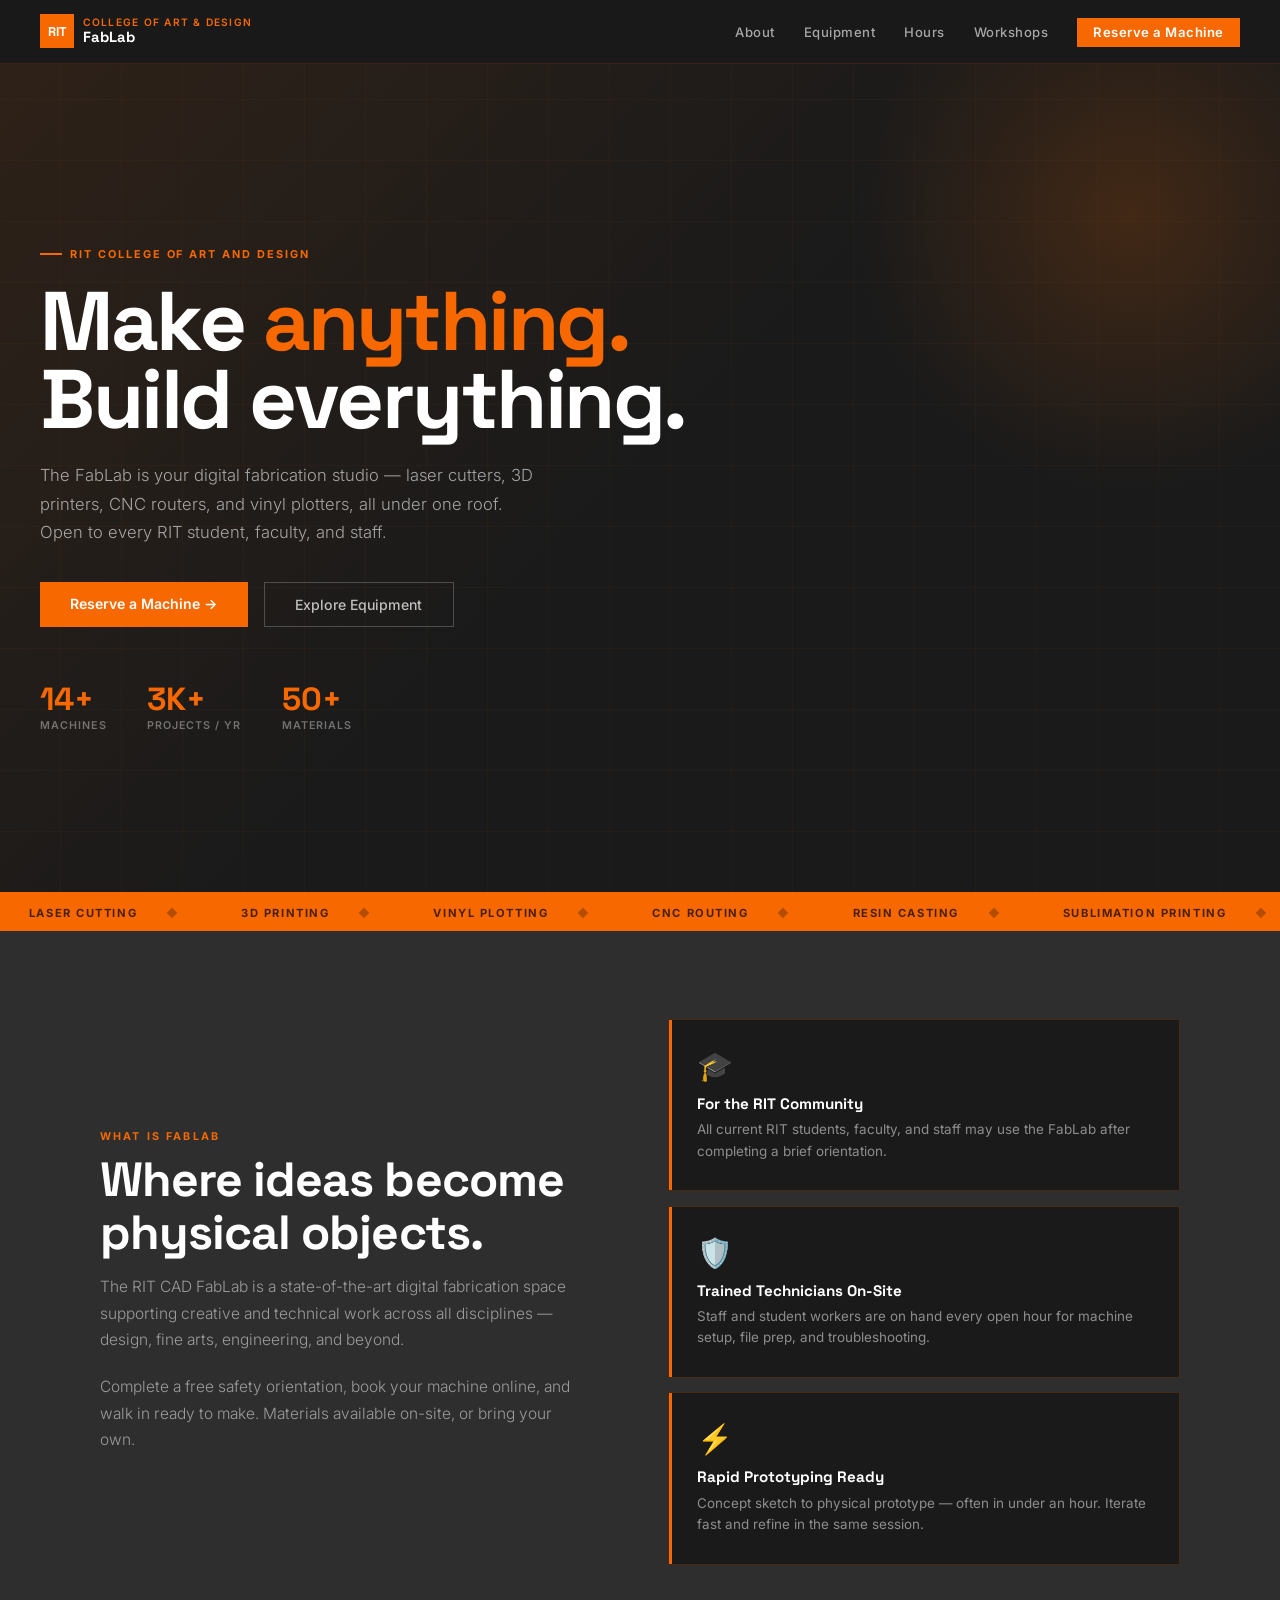
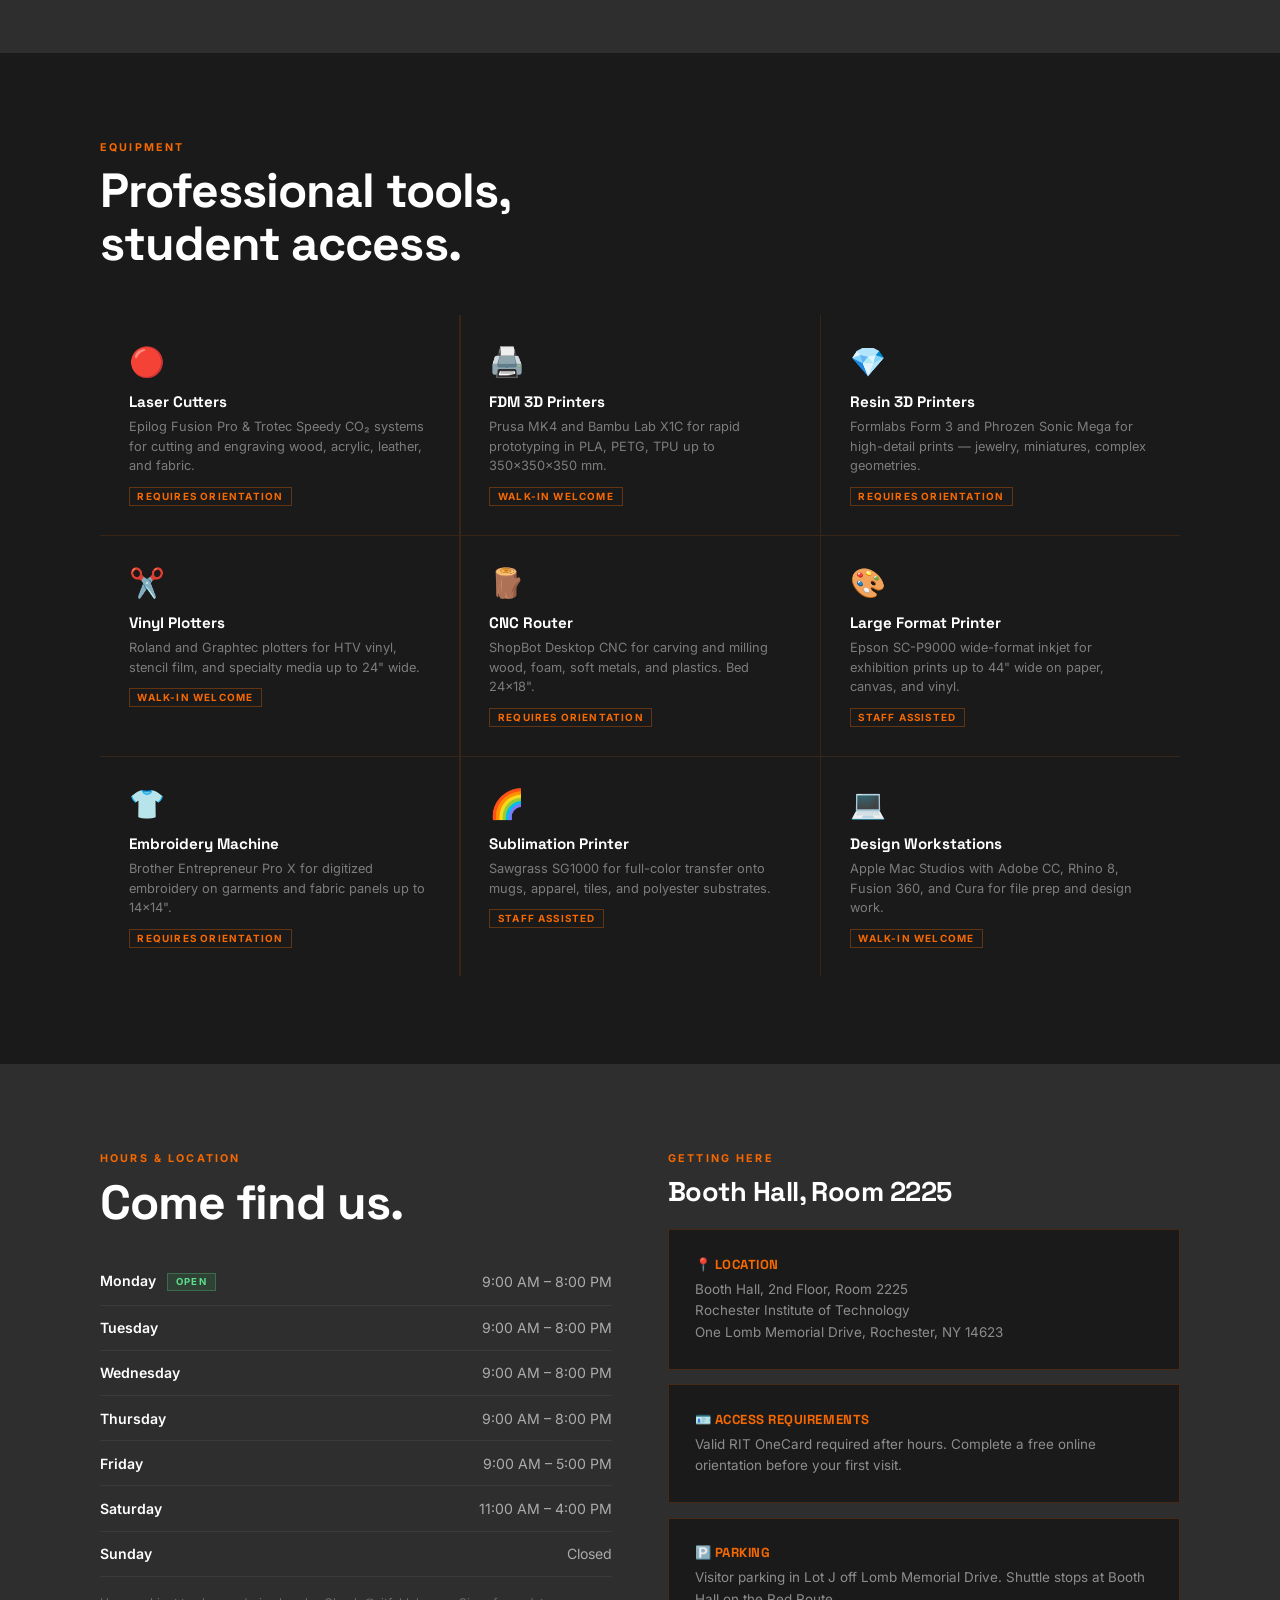
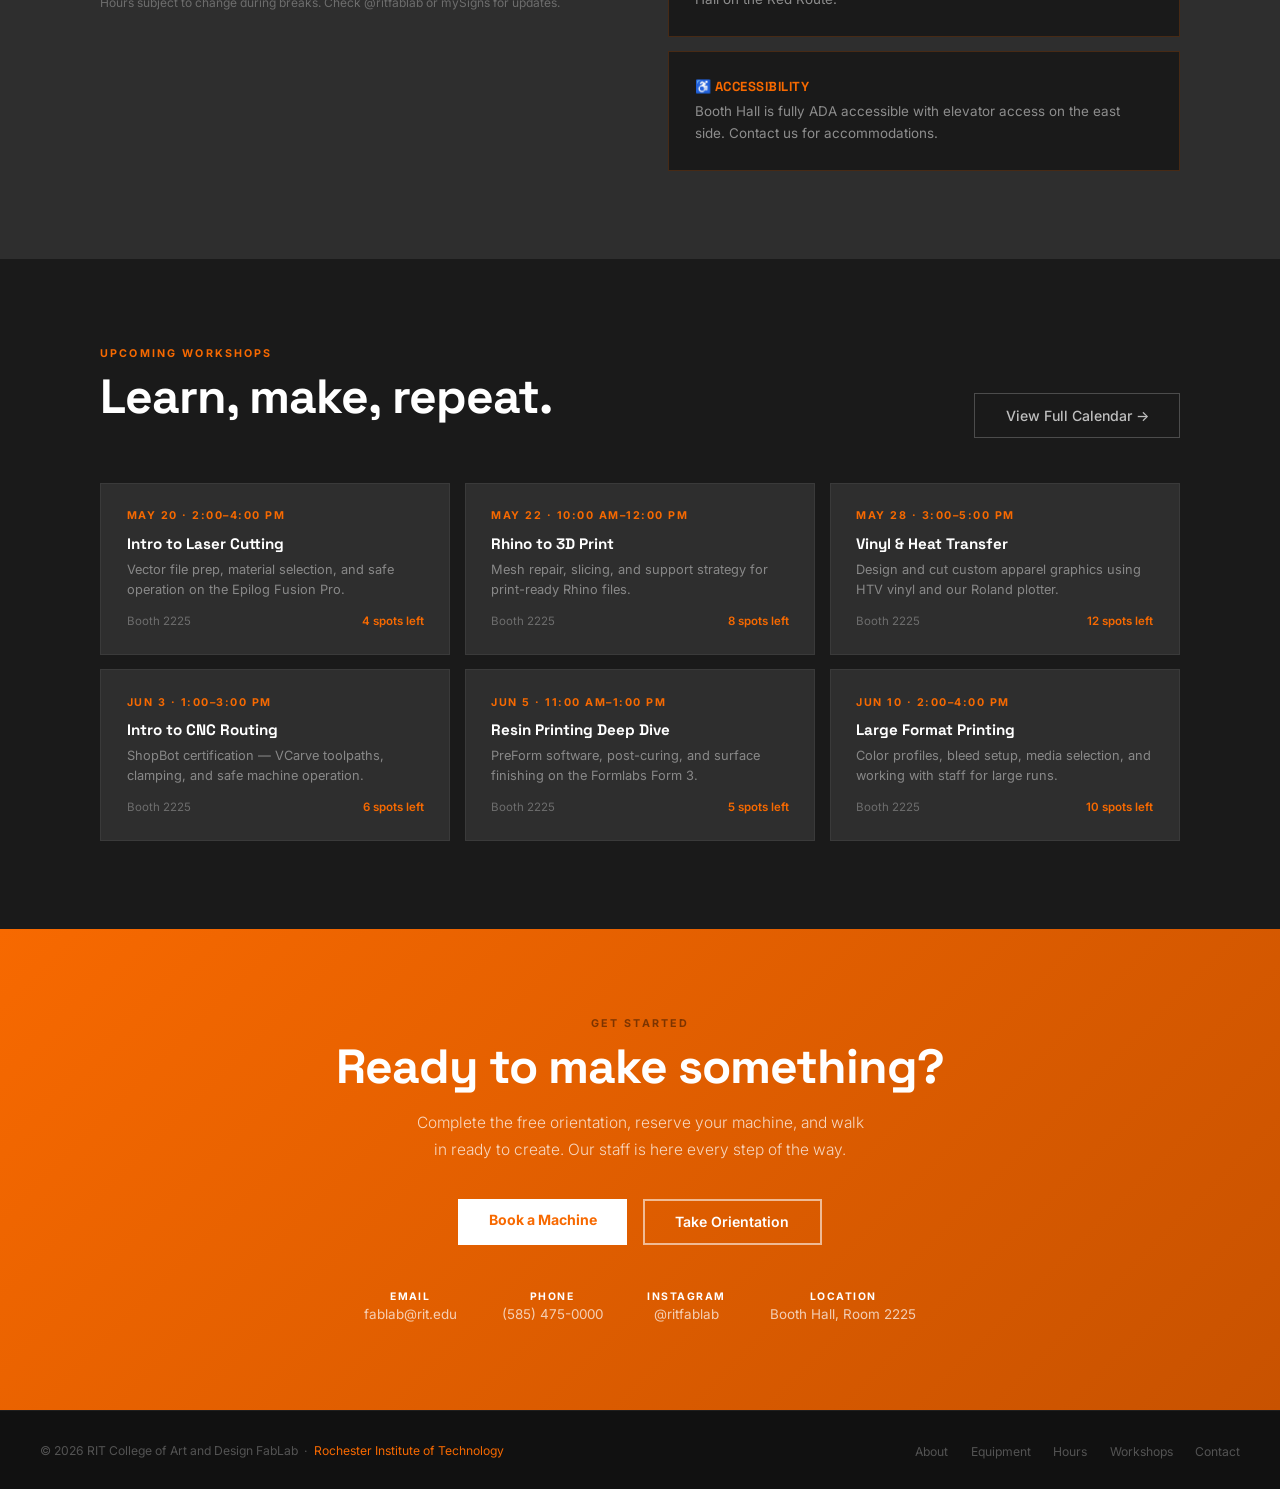
<file: fablab-home-test.html>
<!DOCTYPE html>
<html lang="en">
<head>
  <meta charset="UTF-8" />
  <meta name="viewport" content="width=device-width, initial-scale=1.0" />
  <title>FabLab — RIT College of Art and Design</title>
  <link rel="preconnect" href="https://fonts.googleapis.com" />
  <link rel="preconnect" href="https://fonts.gstatic.com" crossorigin />
  <link href="https://fonts.googleapis.com/css2?family=Inter:wght@300;400;500;600;700&family=Space+Grotesk:wght@400;500;700&display=swap" rel="stylesheet" />
  <link rel="stylesheet" href="styles.css" />
</head>
<body>

  <!-- ── NAV ── -->
  <nav>
    <a href="#" class="nlogo">
      <div class="nmark">RIT</div>
      <div class="ntext">
        <span>College of Art &amp; Design</span>
        <span>FabLab</span>
      </div>
    </a>
    <ul class="nlinks">
      <li><a href="#about">About</a></li>
      <li><a href="#equipment">Equipment</a></li>
      <li><a href="#hours">Hours</a></li>
      <li><a href="#workshops">Workshops</a></li>
      <li><a href="#contact" class="ncta">Reserve a Machine</a></li>
    </ul>
  </nav>

  <!-- ── HERO ── -->
  <section id="hero">
    <div class="hbg"></div>
    <div class="hglow"></div>
    <div class="hcontent">
      <div class="heyebrow">RIT College of Art and Design</div>
      <h1>Make <em>anything.</em><br>Build everything.</h1>
      <p class="hsub">
        The FabLab is your digital fabrication studio — laser cutters, 3D printers,
        CNC routers, and vinyl plotters, all under one roof. Open to every RIT
        student, faculty, and staff.
      </p>
      <div class="hactions">
        <a href="#contact" class="btnp">Reserve a Machine →</a>
        <a href="#equipment" class="btng">Explore Equipment</a>
      </div>
      <div class="hstats">
        <div class="stat">
          <div class="snum">14+</div>
          <div class="slbl">Machines</div>
        </div>
        <div class="stat">
          <div class="snum">3K+</div>
          <div class="slbl">Projects / yr</div>
        </div>
        <div class="stat">
          <div class="snum">50+</div>
          <div class="slbl">Materials</div>
        </div>
      </div>
    </div>
  </section>

  <!-- ── TICKER ── -->
  <div class="ticker-wrap" aria-hidden="true">
    <div class="ticker-track">
      <span>Laser Cutting</span>
      <span>3D Printing</span>
      <span>Vinyl Plotting</span>
      <span>CNC Routing</span>
      <span>Resin Casting</span>
      <span>Sublimation Printing</span>
      <span>Embroidery Machine</span>
      <span>Large Format Printing</span>
      <span>Laser Engraving</span>
      <!-- Duplicate set for seamless loop -->
      <span>Laser Cutting</span>
      <span>3D Printing</span>
      <span>Vinyl Plotting</span>
      <span>CNC Routing</span>
      <span>Resin Casting</span>
      <span>Sublimation Printing</span>
      <span>Embroidery Machine</span>
      <span>Large Format Printing</span>
      <span>Laser Engraving</span>
    </div>
  </div>

  <!-- ── ABOUT ── -->
  <section id="about">
    <div class="agrid">
      <div>
        <div class="slabel">What is FabLab</div>
        <h2 class="stitle">Where ideas become<br>physical objects.</h2>
        <p class="ssub">
          The RIT CAD FabLab is a state-of-the-art digital fabrication space
          supporting creative and technical work across all disciplines —
          design, fine arts, engineering, and beyond.
        </p>
        <br>
        <p class="ssub">
          Complete a free safety orientation, book your machine online, and walk
          in ready to make. Materials available on-site, or bring your own.
        </p>
      </div>
      <div class="acards">
        <div class="acard">
          <div class="aicon">🎓</div>
          <h3>For the RIT Community</h3>
          <p>All current RIT students, faculty, and staff may use the FabLab after completing a brief orientation.</p>
        </div>
        <div class="acard">
          <div class="aicon">🛡️</div>
          <h3>Trained Technicians On-Site</h3>
          <p>Staff and student workers are on hand every open hour for machine setup, file prep, and troubleshooting.</p>
        </div>
        <div class="acard">
          <div class="aicon">⚡</div>
          <h3>Rapid Prototyping Ready</h3>
          <p>Concept sketch to physical prototype — often in under an hour. Iterate fast and refine in the same session.</p>
        </div>
      </div>
    </div>
  </section>

  <!-- ── EQUIPMENT ── -->
  <section id="equipment">
    <div class="eheader">
      <div class="slabel">Equipment</div>
      <h2 class="stitle">Professional tools,<br>student access.</h2>
    </div>
    <div class="egrid">
      <div class="eitem">
        <div class="eico">🔴</div>
        <h3>Laser Cutters</h3>
        <p>Epilog Fusion Pro &amp; Trotec Speedy CO₂ systems for cutting and engraving wood, acrylic, leather, and fabric.</p>
        <span class="etag">Requires Orientation</span>
      </div>
      <div class="eitem">
        <div class="eico">🖨️</div>
        <h3>FDM 3D Printers</h3>
        <p>Prusa MK4 and Bambu Lab X1C for rapid prototyping in PLA, PETG, TPU up to 350×350×350 mm.</p>
        <span class="etag">Walk-in Welcome</span>
      </div>
      <div class="eitem">
        <div class="eico">💎</div>
        <h3>Resin 3D Printers</h3>
        <p>Formlabs Form 3 and Phrozen Sonic Mega for high-detail prints — jewelry, miniatures, complex geometries.</p>
        <span class="etag">Requires Orientation</span>
      </div>
      <div class="eitem">
        <div class="eico">✂️</div>
        <h3>Vinyl Plotters</h3>
        <p>Roland and Graphtec plotters for HTV vinyl, stencil film, and specialty media up to 24" wide.</p>
        <span class="etag">Walk-in Welcome</span>
      </div>
      <div class="eitem">
        <div class="eico">🪵</div>
        <h3>CNC Router</h3>
        <p>ShopBot Desktop CNC for carving and milling wood, foam, soft metals, and plastics. Bed 24×18".</p>
        <span class="etag">Requires Orientation</span>
      </div>
      <div class="eitem">
        <div class="eico">🎨</div>
        <h3>Large Format Printer</h3>
        <p>Epson SC-P9000 wide-format inkjet for exhibition prints up to 44" wide on paper, canvas, and vinyl.</p>
        <span class="etag">Staff Assisted</span>
      </div>
      <div class="eitem">
        <div class="eico">👕</div>
        <h3>Embroidery Machine</h3>
        <p>Brother Entrepreneur Pro X for digitized embroidery on garments and fabric panels up to 14×14".</p>
        <span class="etag">Requires Orientation</span>
      </div>
      <div class="eitem">
        <div class="eico">🌈</div>
        <h3>Sublimation Printer</h3>
        <p>Sawgrass SG1000 for full-color transfer onto mugs, apparel, tiles, and polyester substrates.</p>
        <span class="etag">Staff Assisted</span>
      </div>
      <div class="eitem">
        <div class="eico">💻</div>
        <h3>Design Workstations</h3>
        <p>Apple Mac Studios with Adobe CC, Rhino 8, Fusion 360, and Cura for file prep and design work.</p>
        <span class="etag">Walk-in Welcome</span>
      </div>
    </div>
  </section>

  <!-- ── HOURS ── -->
  <section id="hours">
    <div class="hinner">
      <div>
        <div class="slabel">Hours &amp; Location</div>
        <h2 class="stitle">Come find us.</h2>
        <table class="htable">
          <tr>
            <td>Monday <span class="bopen">Open</span></td>
            <td>9:00 AM – 8:00 PM</td>
          </tr>
          <tr>
            <td>Tuesday</td>
            <td>9:00 AM – 8:00 PM</td>
          </tr>
          <tr>
            <td>Wednesday</td>
            <td>9:00 AM – 8:00 PM</td>
          </tr>
          <tr>
            <td>Thursday</td>
            <td>9:00 AM – 8:00 PM</td>
          </tr>
          <tr>
            <td>Friday</td>
            <td>9:00 AM – 5:00 PM</td>
          </tr>
          <tr>
            <td>Saturday</td>
            <td>11:00 AM – 4:00 PM</td>
          </tr>
          <tr>
            <td>Sunday</td>
            <td>Closed</td>
          </tr>
        </table>
        <p class="hours-note">
          Hours subject to change during breaks. Check @ritfablab or mySigns for updates.
        </p>
      </div>
      <div>
        <div class="slabel">Getting Here</div>
        <h2 class="stitle" style="font-size: 1.7rem; margin-bottom: 1.4rem">Booth Hall, Room 2225</h2>
        <div class="iblock">
          <h4>📍 Location</h4>
          <p>Booth Hall, 2nd Floor, Room 2225<br>
             Rochester Institute of Technology<br>
             One Lomb Memorial Drive, Rochester, NY 14623</p>
        </div>
        <div class="iblock">
          <h4>🪪 Access Requirements</h4>
          <p>Valid RIT OneCard required after hours. Complete a free online orientation before your first visit.</p>
        </div>
        <div class="iblock">
          <h4>🅿️ Parking</h4>
          <p>Visitor parking in Lot J off Lomb Memorial Drive. Shuttle stops at Booth Hall on the Red Route.</p>
        </div>
        <div class="iblock">
          <h4>♿ Accessibility</h4>
          <p>Booth Hall is fully ADA accessible with elevator access on the east side. Contact us for accommodations.</p>
        </div>
      </div>
    </div>
  </section>

  <!-- ── WORKSHOPS ── -->
  <section id="workshops">
    <div class="winner">
      <div class="wheader">
        <div>
          <div class="slabel">Upcoming Workshops</div>
          <h2 class="stitle">Learn, make, repeat.</h2>
        </div>
        <a href="#contact" class="btng" style="white-space: nowrap">View Full Calendar →</a>
      </div>
      <div class="wcards">
        <div class="wcard">
          <div class="wdate">May 20 · 2:00–4:00 PM</div>
          <div class="wtitle">Intro to Laser Cutting</div>
          <div class="wdesc">Vector file prep, material selection, and safe operation on the Epilog Fusion Pro.</div>
          <div class="wmeta">
            <span>Booth 2225</span>
            <span class="wspots">4 spots left</span>
          </div>
        </div>
        <div class="wcard">
          <div class="wdate">May 22 · 10:00 AM–12:00 PM</div>
          <div class="wtitle">Rhino to 3D Print</div>
          <div class="wdesc">Mesh repair, slicing, and support strategy for print-ready Rhino files.</div>
          <div class="wmeta">
            <span>Booth 2225</span>
            <span class="wspots">8 spots left</span>
          </div>
        </div>
        <div class="wcard">
          <div class="wdate">May 28 · 3:00–5:00 PM</div>
          <div class="wtitle">Vinyl &amp; Heat Transfer</div>
          <div class="wdesc">Design and cut custom apparel graphics using HTV vinyl and our Roland plotter.</div>
          <div class="wmeta">
            <span>Booth 2225</span>
            <span class="wspots">12 spots left</span>
          </div>
        </div>
        <div class="wcard">
          <div class="wdate">Jun 3 · 1:00–3:00 PM</div>
          <div class="wtitle">Intro to CNC Routing</div>
          <div class="wdesc">ShopBot certification — VCarve toolpaths, clamping, and safe machine operation.</div>
          <div class="wmeta">
            <span>Booth 2225</span>
            <span class="wspots">6 spots left</span>
          </div>
        </div>
        <div class="wcard">
          <div class="wdate">Jun 5 · 11:00 AM–1:00 PM</div>
          <div class="wtitle">Resin Printing Deep Dive</div>
          <div class="wdesc">PreForm software, post-curing, and surface finishing on the Formlabs Form 3.</div>
          <div class="wmeta">
            <span>Booth 2225</span>
            <span class="wspots">5 spots left</span>
          </div>
        </div>
        <div class="wcard">
          <div class="wdate">Jun 10 · 2:00–4:00 PM</div>
          <div class="wtitle">Large Format Printing</div>
          <div class="wdesc">Color profiles, bleed setup, media selection, and working with staff for large runs.</div>
          <div class="wmeta">
            <span>Booth 2225</span>
            <span class="wspots">10 spots left</span>
          </div>
        </div>
      </div>
    </div>
  </section>

  <!-- ── CONTACT ── -->
  <section id="contact">
    <div class="slabel">Get Started</div>
    <h2 class="stitle">Ready to make something?</h2>
    <p class="ssub">
      Complete the free orientation, reserve your machine, and walk in ready to
      create. Our staff is here every step of the way.
    </p>
    <div class="cactions">
      <a href="https://rit.edu" class="btnw">Book a Machine</a>
      <a href="https://rit.edu" class="btnow">Take Orientation</a>
    </div>
    <div class="cdetails">
      <div class="cdet"><strong>Email</strong>fablab@rit.edu</div>
      <div class="cdet"><strong>Phone</strong>(585) 475-0000</div>
      <div class="cdet"><strong>Instagram</strong>@ritfablab</div>
      <div class="cdet"><strong>Location</strong>Booth Hall, Room 2225</div>
    </div>
  </section>

  <!-- ── FOOTER ── -->
  <footer>
    <p class="fleft">
      © 2026 RIT College of Art and Design FabLab &nbsp;·&nbsp;
      <a href="https://rit.edu">Rochester Institute of Technology</a>
    </p>
    <ul class="flinks">
      <li><a href="#about">About</a></li>
      <li><a href="#equipment">Equipment</a></li>
      <li><a href="#hours">Hours</a></li>
      <li><a href="#workshops">Workshops</a></li>
      <li><a href="#contact">Contact</a></li>
    </ul>
  </footer>

</body>
</html>
</file>
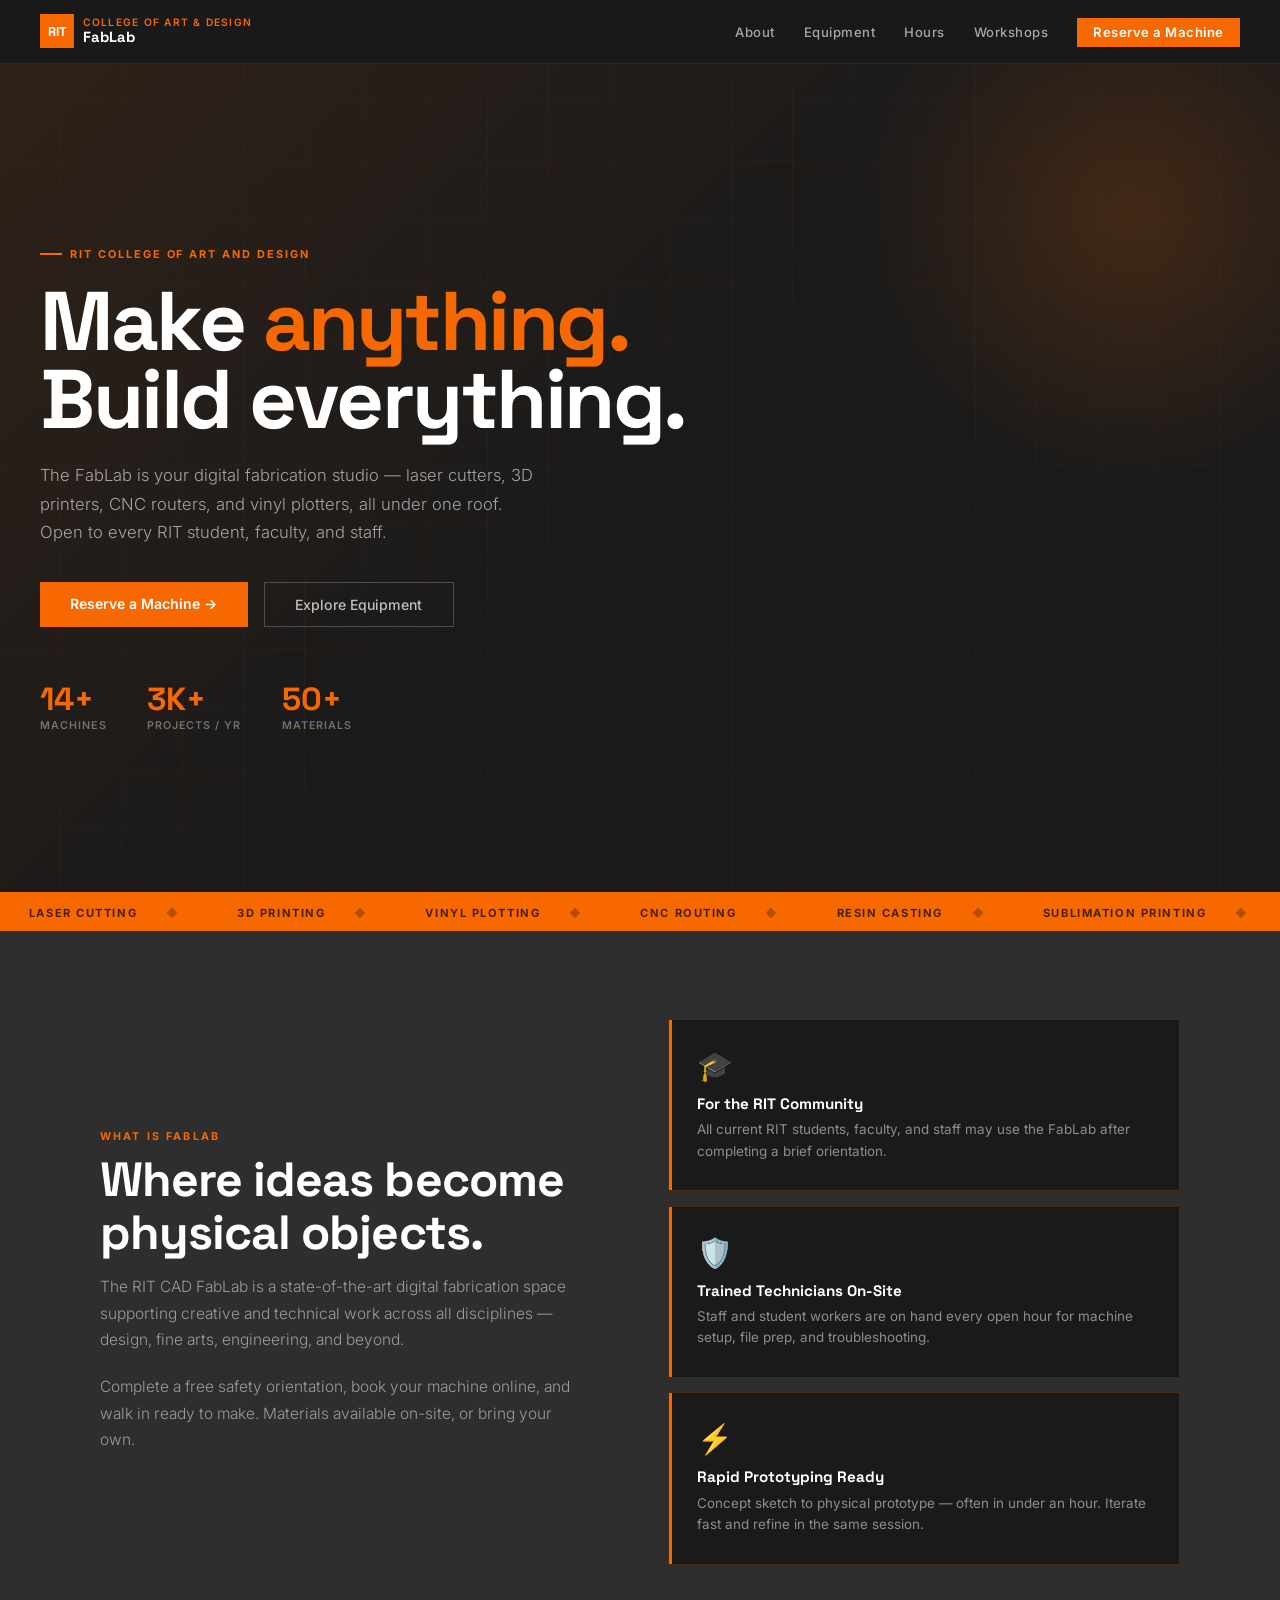
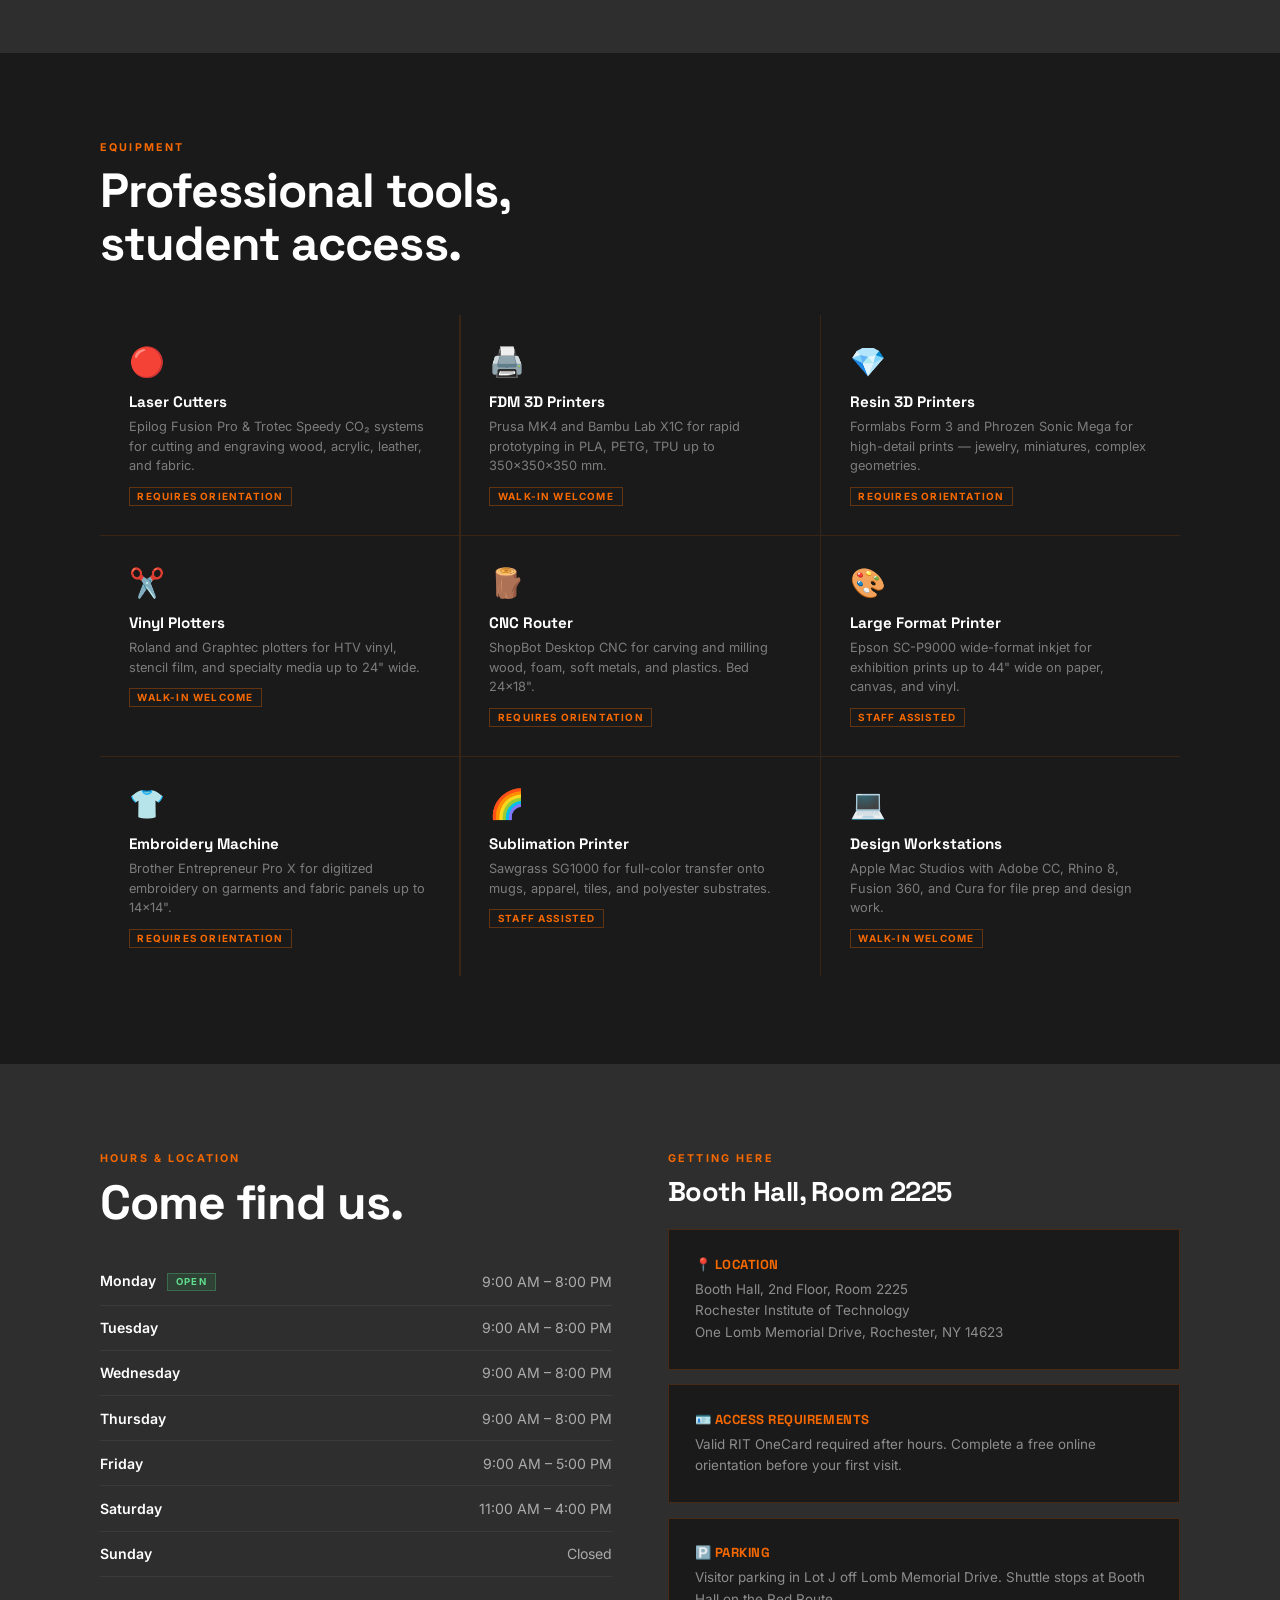
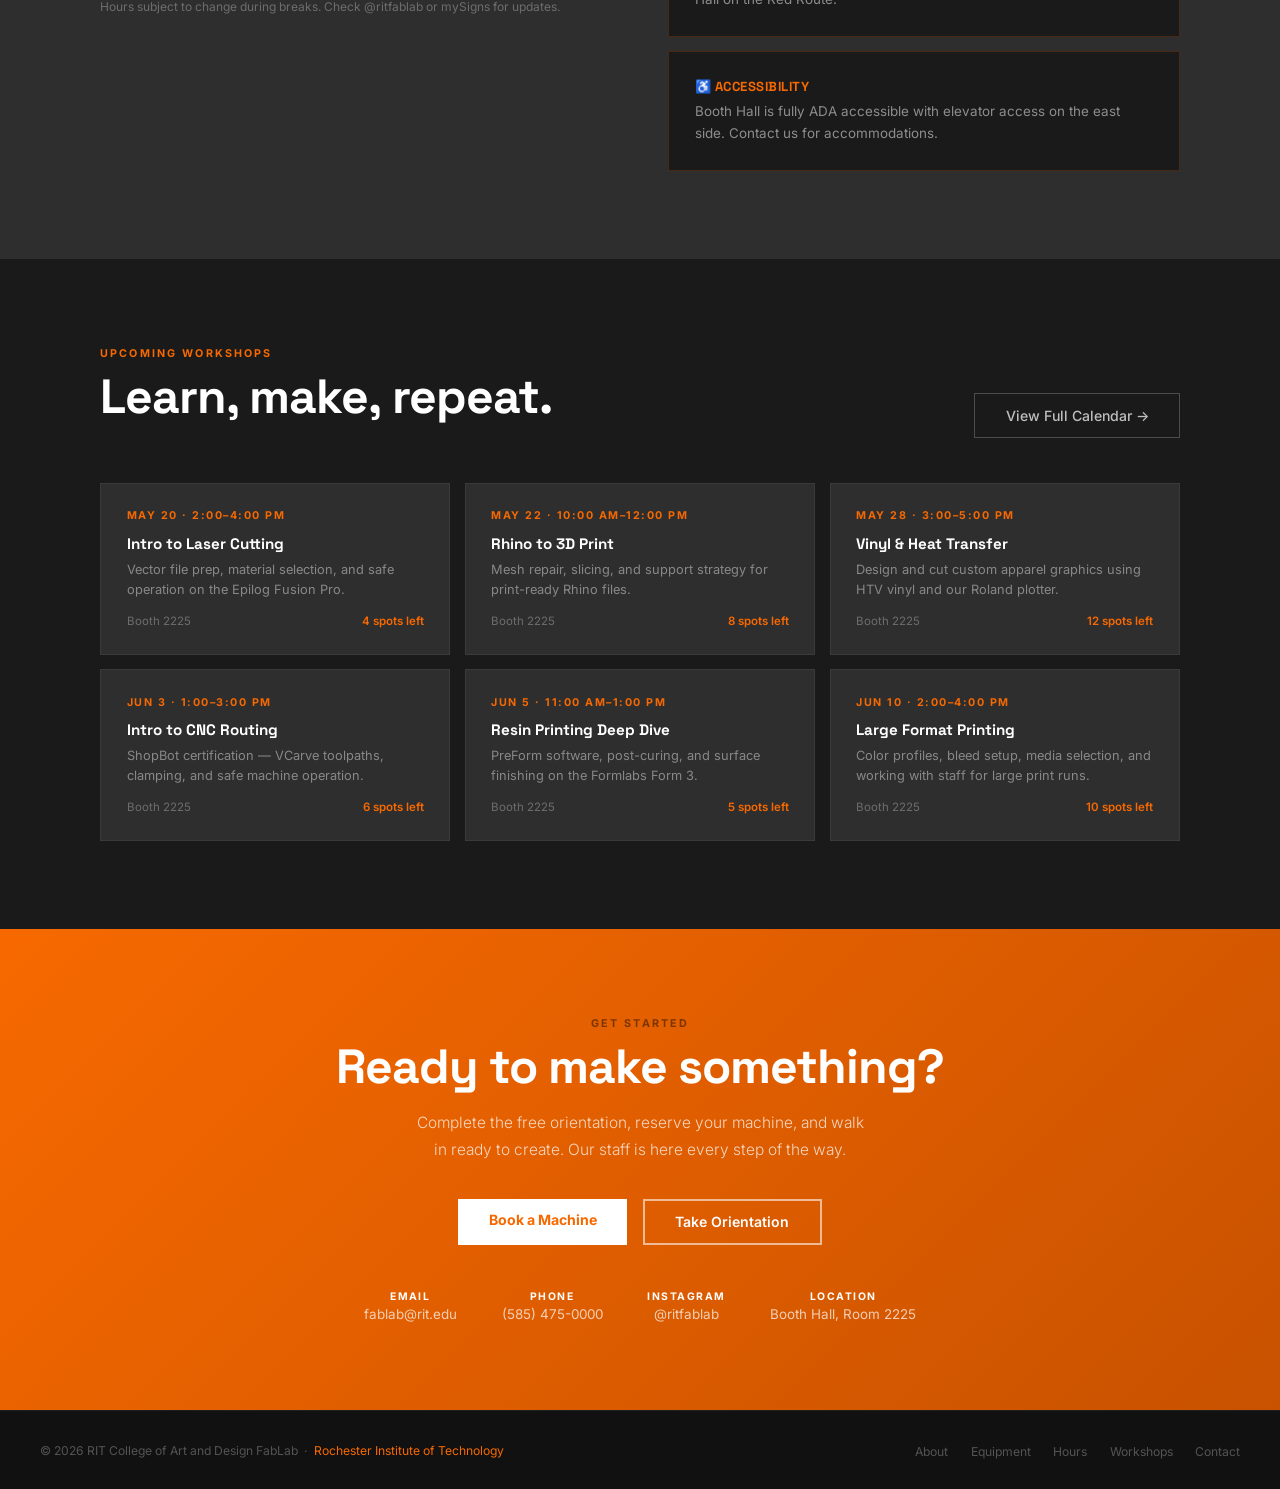
<file: one-page-to-rule-them-all.html>
<!DOCTYPE html>
<html lang="en">
<head>
<meta charset="UTF-8"/>
<meta name="viewport" content="width=device-width,initial-scale=1.0"/>
<title>FabLab — RIT College of Art and Design</title>
<link rel="preconnect" href="https://fonts.googleapis.com"/>
<link rel="preconnect" href="https://fonts.gstatic.com" crossorigin/>
<link href="https://fonts.googleapis.com/css2?family=Inter:wght@300;400;500;600;700&family=Space+Grotesk:wght@400;500;700&display=swap" rel="stylesheet"/>
<style>
*,*::before,*::after{box-sizing:border-box;margin:0;padding:0}
:root{--o:#F76900;--od:#1A1A1A;--om:#2E2E2E;--ow:#fff;--oa:#FF9A3C}
html{scroll-behavior:smooth}
body{font-family:'Inter',sans-serif;background:#1A1A1A;color:#fff;overflow-x:hidden}
nav{position:sticky;top:0;z-index:100;display:flex;align-items:center;justify-content:space-between;padding:.9rem 2.5rem;background:rgba(26,26,26,.92);backdrop-filter:blur(12px);border-bottom:1px solid rgba(247,105,0,.15)}
.nlogo{display:flex;align-items:center;gap:.55rem;text-decoration:none}
.nmark{width:34px;height:34px;background:var(--o);display:grid;place-items:center;font-family:'Space Grotesk',sans-serif;font-weight:700;font-size:.8rem;color:#fff;flex-shrink:0}
.ntext{display:flex;flex-direction:column;line-height:1.15}
.ntext span:first-child{font-size:.64rem;font-weight:600;color:var(--o);letter-spacing:.12em;text-transform:uppercase}
.ntext span:last-child{font-size:.92rem;font-weight:700;font-family:'Space Grotesk',sans-serif;color:#fff}
.nlinks{display:flex;gap:1.8rem;list-style:none}
.nlinks a{text-decoration:none;font-size:.82rem;font-weight:500;color:rgba(255,255,255,.62);letter-spacing:.04em;transition:color .2s}
.nlinks a:hover{color:var(--o)}
.ncta{background:var(--o);color:#fff!important;padding:.4rem 1rem;font-weight:600!important}
.ncta:hover{background:var(--oa)!important}

/* HERO */
#hero{position:relative;min-height:92vh;display:flex;align-items:center;padding:4rem 2.5rem 3rem;overflow:hidden}
.hbg{position:absolute;inset:0;background:linear-gradient(135deg,rgba(247,105,0,.09) 0%,transparent 50%),repeating-linear-gradient(0deg,transparent,transparent 60px,rgba(247,105,0,.04) 60px,rgba(247,105,0,.04) 61px),repeating-linear-gradient(90deg,transparent,transparent 60px,rgba(247,105,0,.04) 60px,rgba(247,105,0,.04) 61px)}
.hglow{position:absolute;top:-150px;right:-150px;width:600px;height:600px;background:radial-gradient(circle,rgba(247,105,0,.18) 0%,transparent 65%);pointer-events:none}
.hcontent{position:relative;max-width:720px}
.heyebrow{display:inline-flex;align-items:center;gap:.5rem;font-size:.68rem;font-weight:700;letter-spacing:.18em;text-transform:uppercase;color:var(--o);margin-bottom:1.3rem}
.heyebrow::before{content:'';width:22px;height:2px;background:var(--o)}
h1{font-family:'Space Grotesk',sans-serif;font-size:clamp(2.8rem,6.5vw,5.5rem);font-weight:700;line-height:.94;letter-spacing:-.03em;margin-bottom:1.4rem}
h1 em{font-style:normal;color:var(--o)}
.hsub{font-size:1.04rem;font-weight:300;line-height:1.72;color:rgba(255,255,255,.6);max-width:500px;margin-bottom:2.2rem}
.hactions{display:flex;gap:1rem;flex-wrap:wrap}
.btnp{display:inline-block;background:var(--o);color:#fff;text-decoration:none;font-weight:600;font-size:.88rem;padding:.8rem 1.9rem;transition:background .2s,transform .15s}
.btnp:hover{background:var(--oa);transform:translateY(-2px)}
.btng{display:inline-block;background:transparent;color:rgba(255,255,255,.72);text-decoration:none;font-weight:500;font-size:.88rem;padding:.8rem 1.9rem;border:1px solid rgba(255,255,255,.22);transition:border-color .2s,color .2s,transform .15s}
.btng:hover{border-color:var(--o);color:var(--o);transform:translateY(-2px)}
.hstats{display:flex;gap:2.5rem;margin-top:3.5rem}
.stat{text-align:left}
.snum{font-family:'Space Grotesk',sans-serif;font-size:2rem;font-weight:700;color:var(--o);line-height:1}
.slbl{font-size:.67rem;font-weight:600;letter-spacing:.1em;color:rgba(255,255,255,.38);text-transform:uppercase;margin-top:.28rem}

/* TICKER */
.ticker-wrap{background:var(--o);overflow:hidden;white-space:nowrap;padding:.6rem 0}
.ticker-track{display:inline-block;animation:tick 26s linear infinite}
.ticker-track span{font-size:.7rem;font-weight:700;letter-spacing:.14em;text-transform:uppercase;color:rgba(0,0,0,.7);padding:0 1.8rem}
.ticker-track span::after{content:'◆';margin-left:1.8rem;opacity:.38}
@keyframes tick{from{transform:translateX(0)}to{transform:translateX(-50%)}}

/* SECTIONS */
section{padding:5.5rem 2.5rem}
.slabel{font-size:.67rem;font-weight:700;letter-spacing:.2em;text-transform:uppercase;color:var(--o);margin-bottom:.7rem}
.stitle{font-family:'Space Grotesk',sans-serif;font-size:clamp(1.9rem,3.8vw,3rem);font-weight:700;letter-spacing:-.02em;line-height:1.1;margin-bottom:.9rem}
.ssub{font-size:.97rem;font-weight:300;color:rgba(255,255,255,.52);max-width:490px;line-height:1.72}

/* ABOUT */
#about{background:#2E2E2E}
.agrid{display:grid;grid-template-columns:1fr 1fr;gap:3.5rem;align-items:center;max-width:1080px;margin:0 auto}
.acards{display:flex;flex-direction:column;gap:.9rem}
.acard{background:#1A1A1A;border:1px solid rgba(247,105,0,.2);padding:1.75rem;position:relative;overflow:hidden}
.acard::before{content:'';position:absolute;top:0;left:0;width:3px;height:100%;background:var(--o)}
.aicon{font-size:1.8rem;margin-bottom:.7rem}
.acard h3{font-family:'Space Grotesk',sans-serif;font-size:.95rem;font-weight:700;margin-bottom:.38rem}
.acard p{font-size:.84rem;color:rgba(255,255,255,.5);line-height:1.6}

/* EQUIPMENT */
#equipment{background:#1A1A1A}
.eheader{max-width:1080px;margin:0 auto 2.8rem}
.egrid{display:grid;grid-template-columns:repeat(3,1fr);gap:1.5px;max-width:1080px;margin:0 auto;background:rgba(247,105,0,.14)}
.eitem{background:#1A1A1A;padding:1.8rem;transition:background .2s}
.eitem:hover{background:rgba(247,105,0,.07)}
.eico{font-size:1.8rem;margin-bottom:.8rem}
.eitem h3{font-family:'Space Grotesk',sans-serif;font-size:.95rem;font-weight:700;margin-bottom:.38rem}
.eitem p{font-size:.8rem;color:rgba(255,255,255,.43);line-height:1.55}
.etag{display:inline-block;margin-top:.65rem;font-size:.62rem;font-weight:700;letter-spacing:.12em;text-transform:uppercase;color:var(--o);border:1px solid rgba(247,105,0,.32);padding:.16rem .48rem}

/* HOURS */
#hours{background:#2E2E2E}
.hinner{max-width:1080px;margin:0 auto;display:grid;grid-template-columns:1fr 1fr;gap:3.5rem;align-items:start}
.htable{width:100%;border-collapse:collapse;margin-top:1.8rem}
.htable tr{border-bottom:1px solid rgba(255,255,255,.06)}
.htable td{padding:.85rem 0;font-size:.88rem;color:rgba(255,255,255,.6)}
.htable td:first-child{font-weight:600;color:#fff}
.htable td:last-child{text-align:right}
.bopen{display:inline-block;background:rgba(50,200,100,.12);color:#5fdc8c;border:1px solid rgba(95,220,140,.28);font-size:.6rem;font-weight:700;letter-spacing:.12em;text-transform:uppercase;padding:.16rem .5rem;vertical-align:middle;margin-left:.45rem}
.iblock{background:#1A1A1A;border:1px solid rgba(247,105,0,.2);padding:1.6rem;margin-top:.9rem}
.iblock h4{font-family:'Space Grotesk',sans-serif;font-size:.82rem;font-weight:700;color:var(--o);margin-bottom:.38rem;letter-spacing:.04em;text-transform:uppercase}
.iblock p{font-size:.84rem;color:rgba(255,255,255,.5);line-height:1.6}

/* WORKSHOPS */
#workshops{background:#1A1A1A}
.winner{max-width:1080px;margin:0 auto}
.wheader{display:flex;justify-content:space-between;align-items:flex-end;margin-bottom:2.8rem;flex-wrap:wrap;gap:1rem}
.wcards{display:grid;grid-template-columns:repeat(3,1fr);gap:.9rem}
.wcard{background:#2E2E2E;border:1px solid rgba(255,255,255,.06);padding:1.6rem;transition:border-color .2s,transform .2s}
.wcard:hover{border-color:rgba(247,105,0,.38);transform:translateY(-3px)}
.wdate{font-size:.67rem;font-weight:700;letter-spacing:.14em;text-transform:uppercase;color:var(--o);margin-bottom:.7rem}
.wtitle{font-family:'Space Grotesk',sans-serif;font-size:.95rem;font-weight:700;margin-bottom:.42rem;line-height:1.3}
.wdesc{font-size:.8rem;color:rgba(255,255,255,.43);line-height:1.55;margin-bottom:.9rem}
.wmeta{display:flex;justify-content:space-between;align-items:center;font-size:.72rem;color:rgba(255,255,255,.3)}
.wspots{color:var(--o);font-weight:600}

/* CONTACT */
#contact{background:linear-gradient(135deg,#F76900 0%,#c85200 100%);text-align:center;padding:5.5rem 2.5rem}
#contact .slabel{color:rgba(0,0,0,.45)}
#contact .stitle{color:#fff}
#contact .ssub{color:rgba(255,255,255,.75);margin:1rem auto 2.2rem;max-width:460px}
.cactions{display:flex;gap:1rem;justify-content:center;flex-wrap:wrap;margin-bottom:2.8rem}
.btnw{display:inline-block;background:#fff;color:var(--o);text-decoration:none;font-weight:700;font-size:.88rem;padding:.8rem 1.9rem;transition:transform .15s}
.btnw:hover{transform:translateY(-2px)}
.btnow{display:inline-block;background:transparent;color:#fff;text-decoration:none;font-weight:600;font-size:.88rem;padding:.8rem 1.9rem;border:2px solid rgba(255,255,255,.58);transition:border-color .2s,transform .15s}
.btnow:hover{border-color:#fff;transform:translateY(-2px)}
.cdetails{display:flex;justify-content:center;gap:2.8rem;flex-wrap:wrap}
.cdet{font-size:.84rem;color:rgba(255,255,255,.7)}
.cdet strong{display:block;color:#fff;font-size:.65rem;font-weight:700;letter-spacing:.14em;text-transform:uppercase;margin-bottom:.22rem}

/* FOOTER */
footer{background:#111;padding:1.8rem 2.5rem;display:flex;align-items:center;justify-content:space-between;flex-wrap:wrap;gap:1rem;border-top:1px solid rgba(255,255,255,.06)}
.fleft{font-size:.76rem;color:rgba(255,255,255,.28)}
.fleft a{color:var(--o);text-decoration:none}
.flinks{display:flex;gap:1.4rem;list-style:none}
.flinks a{font-size:.76rem;color:rgba(255,255,255,.28);text-decoration:none;transition:color .2s}
.flinks a:hover{color:var(--o)}

@media(max-width:768px){
  nav{padding:.9rem 1.25rem}
  .nlinks{display:none}
  section{padding:3.5rem 1.25rem}
  #hero{padding:4rem 1.25rem 3rem}
  .agrid,.hinner{grid-template-columns:1fr;gap:2rem}
  .egrid{grid-template-columns:1fr 1fr}
  .wcards{grid-template-columns:1fr}
  h1{font-size:2.8rem}
  footer{flex-direction:column;align-items:flex-start}
}
@media(max-width:480px){.egrid{grid-template-columns:1fr}}
</style>
</head>
<body>

<nav>
  <a href="#" class="nlogo">
    <div class="nmark">RIT</div>
    <div class="ntext">
      <span>College of Art &amp; Design</span>
      <span>FabLab</span>
    </div>
  </a>
  <ul class="nlinks">
    <li><a href="#about">About</a></li>
    <li><a href="#equipment">Equipment</a></li>
    <li><a href="#hours">Hours</a></li>
    <li><a href="#workshops">Workshops</a></li>
    <li><a href="#contact" class="ncta">Reserve a Machine</a></li>
  </ul>
</nav>

<section id="hero">
  <div class="hbg"></div>
  <div class="hglow"></div>
  <div class="hcontent">
    <div class="heyebrow">RIT College of Art and Design</div>
    <h1>Make <em>anything.</em><br>Build everything.</h1>
    <p class="hsub">The FabLab is your digital fabrication studio — laser cutters, 3D printers, CNC routers, and vinyl plotters, all under one roof. Open to every RIT student, faculty, and staff.</p>
    <div class="hactions">
      <a href="#contact" class="btnp">Reserve a Machine →</a>
      <a href="#equipment" class="btng">Explore Equipment</a>
    </div>
    <div class="hstats">
      <div class="stat"><div class="snum">14+</div><div class="slbl">Machines</div></div>
      <div class="stat"><div class="snum">3K+</div><div class="slbl">Projects / yr</div></div>
      <div class="stat"><div class="snum">50+</div><div class="slbl">Materials</div></div>
    </div>
  </div>
</section>

<div class="ticker-wrap" aria-hidden="true">
  <div class="ticker-track">
    <span>Laser Cutting</span><span>3D Printing</span><span>Vinyl Plotting</span><span>CNC Routing</span><span>Resin Casting</span><span>Sublimation Printing</span><span>Embroidery Machine</span><span>Large Format Printing</span><span>Laser Engraving</span>
    <span>Laser Cutting</span><span>3D Printing</span><span>Vinyl Plotting</span><span>CNC Routing</span><span>Resin Casting</span><span>Sublimation Printing</span><span>Embroidery Machine</span><span>Large Format Printing</span><span>Laser Engraving</span>
  </div>
</div>

<section id="about">
  <div class="agrid">
    <div>
      <div class="slabel">What is FabLab</div>
      <h2 class="stitle">Where ideas become<br>physical objects.</h2>
      <p class="ssub">The RIT CAD FabLab is a state-of-the-art digital fabrication space supporting creative and technical work across all disciplines — design, fine arts, engineering, and beyond.</p>
      <br>
      <p class="ssub">Complete a free safety orientation, book your machine online, and walk in ready to make. Materials available on-site, or bring your own.</p>
    </div>
    <div class="acards">
      <div class="acard"><div class="aicon">🎓</div><h3>For the RIT Community</h3><p>All current RIT students, faculty, and staff may use the FabLab after completing a brief orientation.</p></div>
      <div class="acard"><div class="aicon">🛡️</div><h3>Trained Technicians On-Site</h3><p>Staff and student workers are on hand every open hour for machine setup, file prep, and troubleshooting.</p></div>
      <div class="acard"><div class="aicon">⚡</div><h3>Rapid Prototyping Ready</h3><p>Concept sketch to physical prototype — often in under an hour. Iterate fast and refine in the same session.</p></div>
    </div>
  </div>
</section>

<section id="equipment">
  <div class="eheader">
    <div class="slabel">Equipment</div>
    <h2 class="stitle">Professional tools,<br>student access.</h2>
  </div>
  <div class="egrid">
    <div class="eitem"><div class="eico">🔴</div><h3>Laser Cutters</h3><p>Epilog Fusion Pro &amp; Trotec Speedy CO₂ systems for cutting and engraving wood, acrylic, leather, and fabric.</p><span class="etag">Requires Orientation</span></div>
    <div class="eitem"><div class="eico">🖨️</div><h3>FDM 3D Printers</h3><p>Prusa MK4 and Bambu Lab X1C for rapid prototyping in PLA, PETG, TPU up to 350×350×350 mm.</p><span class="etag">Walk-in Welcome</span></div>
    <div class="eitem"><div class="eico">💎</div><h3>Resin 3D Printers</h3><p>Formlabs Form 3 and Phrozen Sonic Mega for high-detail prints — jewelry, miniatures, complex geometries.</p><span class="etag">Requires Orientation</span></div>
    <div class="eitem"><div class="eico">✂️</div><h3>Vinyl Plotters</h3><p>Roland and Graphtec plotters for HTV vinyl, stencil film, and specialty media up to 24" wide.</p><span class="etag">Walk-in Welcome</span></div>
    <div class="eitem"><div class="eico">🪵</div><h3>CNC Router</h3><p>ShopBot Desktop CNC for carving and milling wood, foam, soft metals, and plastics. Bed 24×18".</p><span class="etag">Requires Orientation</span></div>
    <div class="eitem"><div class="eico">🎨</div><h3>Large Format Printer</h3><p>Epson SC-P9000 wide-format inkjet for exhibition prints up to 44" wide on paper, canvas, and vinyl.</p><span class="etag">Staff Assisted</span></div>
    <div class="eitem"><div class="eico">👕</div><h3>Embroidery Machine</h3><p>Brother Entrepreneur Pro X for digitized embroidery on garments and fabric panels up to 14×14".</p><span class="etag">Requires Orientation</span></div>
    <div class="eitem"><div class="eico">🌈</div><h3>Sublimation Printer</h3><p>Sawgrass SG1000 for full-color transfer onto mugs, apparel, tiles, and polyester substrates.</p><span class="etag">Staff Assisted</span></div>
    <div class="eitem"><div class="eico">💻</div><h3>Design Workstations</h3><p>Apple Mac Studios with Adobe CC, Rhino 8, Fusion 360, and Cura for file prep and design work.</p><span class="etag">Walk-in Welcome</span></div>
  </div>
</section>

<section id="hours">
  <div class="hinner">
    <div>
      <div class="slabel">Hours &amp; Location</div>
      <h2 class="stitle">Come find us.</h2>
      <table class="htable">
        <tr><td>Monday <span class="bopen">Open</span></td><td>9:00 AM – 8:00 PM</td></tr>
        <tr><td>Tuesday</td><td>9:00 AM – 8:00 PM</td></tr>
        <tr><td>Wednesday</td><td>9:00 AM – 8:00 PM</td></tr>
        <tr><td>Thursday</td><td>9:00 AM – 8:00 PM</td></tr>
        <tr><td>Friday</td><td>9:00 AM – 5:00 PM</td></tr>
        <tr><td>Saturday</td><td>11:00 AM – 4:00 PM</td></tr>
        <tr><td>Sunday</td><td>Closed</td></tr>
      </table>
      <br>
      <p style="font-size:.75rem;color:rgba(255,255,255,.3);line-height:1.6">Hours subject to change during breaks. Check @ritfablab or mySigns for updates.</p>
    </div>
    <div>
      <div class="slabel">Getting Here</div>
      <h2 class="stitle" style="font-size:1.7rem;margin-bottom:1.4rem">Booth Hall, Room 2225</h2>
      <div class="iblock"><h4>📍 Location</h4><p>Booth Hall, 2nd Floor, Room 2225<br>Rochester Institute of Technology<br>One Lomb Memorial Drive, Rochester, NY 14623</p></div>
      <div class="iblock"><h4>🪪 Access Requirements</h4><p>Valid RIT OneCard required after hours. Complete a free online orientation before your first visit.</p></div>
      <div class="iblock"><h4>🅿️ Parking</h4><p>Visitor parking in Lot J off Lomb Memorial Drive. Shuttle stops at Booth Hall on the Red Route.</p></div>
      <div class="iblock"><h4>♿ Accessibility</h4><p>Booth Hall is fully ADA accessible with elevator access on the east side. Contact us for accommodations.</p></div>
    </div>
  </div>
</section>

<section id="workshops">
  <div class="winner">
    <div class="wheader">
      <div><div class="slabel">Upcoming Workshops</div><h2 class="stitle">Learn, make, repeat.</h2></div>
      <a href="#contact" class="btng" style="white-space:nowrap">View Full Calendar →</a>
    </div>
    <div class="wcards">
      <div class="wcard"><div class="wdate">May 20 · 2:00–4:00 PM</div><div class="wtitle">Intro to Laser Cutting</div><div class="wdesc">Vector file prep, material selection, and safe operation on the Epilog Fusion Pro.</div><div class="wmeta"><span>Booth 2225</span><span class="wspots">4 spots left</span></div></div>
      <div class="wcard"><div class="wdate">May 22 · 10:00 AM–12:00 PM</div><div class="wtitle">Rhino to 3D Print</div><div class="wdesc">Mesh repair, slicing, and support strategy for print-ready Rhino files.</div><div class="wmeta"><span>Booth 2225</span><span class="wspots">8 spots left</span></div></div>
      <div class="wcard"><div class="wdate">May 28 · 3:00–5:00 PM</div><div class="wtitle">Vinyl &amp; Heat Transfer</div><div class="wdesc">Design and cut custom apparel graphics using HTV vinyl and our Roland plotter.</div><div class="wmeta"><span>Booth 2225</span><span class="wspots">12 spots left</span></div></div>
      <div class="wcard"><div class="wdate">Jun 3 · 1:00–3:00 PM</div><div class="wtitle">Intro to CNC Routing</div><div class="wdesc">ShopBot certification — VCarve toolpaths, clamping, and safe machine operation.</div><div class="wmeta"><span>Booth 2225</span><span class="wspots">6 spots left</span></div></div>
      <div class="wcard"><div class="wdate">Jun 5 · 11:00 AM–1:00 PM</div><div class="wtitle">Resin Printing Deep Dive</div><div class="wdesc">PreForm software, post-curing, and surface finishing on the Formlabs Form 3.</div><div class="wmeta"><span>Booth 2225</span><span class="wspots">5 spots left</span></div></div>
      <div class="wcard"><div class="wdate">Jun 10 · 2:00–4:00 PM</div><div class="wtitle">Large Format Printing</div><div class="wdesc">Color profiles, bleed setup, media selection, and working with staff for large print runs.</div><div class="wmeta"><span>Booth 2225</span><span class="wspots">10 spots left</span></div></div>
    </div>
  </div>
</section>

<section id="contact">
  <div class="slabel">Get Started</div>
  <h2 class="stitle">Ready to make something?</h2>
  <p class="ssub">Complete the free orientation, reserve your machine, and walk in ready to create. Our staff is here every step of the way.</p>
  <div class="cactions">
    <a href="https://rit.edu" class="btnw">Book a Machine</a>
    <a href="https://rit.edu" class="btnow">Take Orientation</a>
  </div>
  <div class="cdetails">
    <div class="cdet"><strong>Email</strong>fablab@rit.edu</div>
    <div class="cdet"><strong>Phone</strong>(585) 475-0000</div>
    <div class="cdet"><strong>Instagram</strong>@ritfablab</div>
    <div class="cdet"><strong>Location</strong>Booth Hall, Room 2225</div>
  </div>
</section>

<footer>
  <p class="fleft">© 2026 RIT College of Art and Design FabLab &nbsp;·&nbsp; <a href="https://rit.edu">Rochester Institute of Technology</a></p>
  <ul class="flinks">
    <li><a href="#about">About</a></li>
    <li><a href="#equipment">Equipment</a></li>
    <li><a href="#hours">Hours</a></li>
    <li><a href="#workshops">Workshops</a></li>
    <li><a href="#contact">Contact</a></li>
  </ul>
</footer>

</body>
</html>
</file>
<file: styles.css>
/* ============================================================
   RIT College of Art and Design — FabLab
   styles.css
   ============================================================ */

/* ── Reset & Base ── */
*, *::before, *::after {
  box-sizing: border-box;
  margin: 0;
  padding: 0;
}

:root {
  --o:   #F76900;
  --oa:  #FF9A3C;
  --od:  #1A1A1A;
  --om:  #2E2E2E;
  --ow:  #ffffff;
}

html {
  scroll-behavior: smooth;
}

body {
  font-family: 'Inter', sans-serif;
  background: var(--od);
  color: var(--ow);
  overflow-x: hidden;
}

/* ── NAV ── */
nav {
  position: sticky;
  top: 0;
  z-index: 100;
  display: flex;
  align-items: center;
  justify-content: space-between;
  padding: .9rem 2.5rem;
  background: rgba(26, 26, 26, .92);
  backdrop-filter: blur(12px);
  border-bottom: 1px solid rgba(247, 105, 0, .15);
}

.nlogo {
  display: flex;
  align-items: center;
  gap: .55rem;
  text-decoration: none;
}

.nmark {
  width: 34px;
  height: 34px;
  background: var(--o);
  display: grid;
  place-items: center;
  font-family: 'Space Grotesk', sans-serif;
  font-weight: 700;
  font-size: .8rem;
  color: #fff;
  flex-shrink: 0;
}

.ntext {
  display: flex;
  flex-direction: column;
  line-height: 1.15;
}

.ntext span:first-child {
  font-size: .64rem;
  font-weight: 600;
  color: var(--o);
  letter-spacing: .12em;
  text-transform: uppercase;
}

.ntext span:last-child {
  font-size: .92rem;
  font-weight: 700;
  font-family: 'Space Grotesk', sans-serif;
  color: #fff;
}

.nlinks {
  display: flex;
  gap: 1.8rem;
  list-style: none;
}

.nlinks a {
  text-decoration: none;
  font-size: .82rem;
  font-weight: 500;
  color: rgba(255, 255, 255, .62);
  letter-spacing: .04em;
  transition: color .2s;
}

.nlinks a:hover {
  color: var(--o);
}

.ncta {
  background: var(--o) !important;
  color: #fff !important;
  padding: .4rem 1rem !important;
  font-weight: 600 !important;
}

.ncta:hover {
  background: var(--oa) !important;
  color: #fff !important;
}

/* ── BUTTONS ── */
.btnp {
  display: inline-block;
  background: var(--o);
  color: #fff;
  text-decoration: none;
  font-weight: 600;
  font-size: .88rem;
  padding: .8rem 1.9rem;
  transition: background .2s, transform .15s;
}

.btnp:hover {
  background: var(--oa);
  transform: translateY(-2px);
}

.btng {
  display: inline-block;
  background: transparent;
  color: rgba(255, 255, 255, .72);
  text-decoration: none;
  font-weight: 500;
  font-size: .88rem;
  padding: .8rem 1.9rem;
  border: 1px solid rgba(255, 255, 255, .22);
  transition: border-color .2s, color .2s, transform .15s;
}

.btng:hover {
  border-color: var(--o);
  color: var(--o);
  transform: translateY(-2px);
}

.btnw {
  display: inline-block;
  background: #fff;
  color: var(--o);
  text-decoration: none;
  font-weight: 700;
  font-size: .88rem;
  padding: .8rem 1.9rem;
  transition: transform .15s;
}

.btnw:hover {
  transform: translateY(-2px);
}

.btnow {
  display: inline-block;
  background: transparent;
  color: #fff;
  text-decoration: none;
  font-weight: 600;
  font-size: .88rem;
  padding: .8rem 1.9rem;
  border: 2px solid rgba(255, 255, 255, .58);
  transition: border-color .2s, transform .15s;
}

.btnow:hover {
  border-color: #fff;
  transform: translateY(-2px);
}

/* ── HERO ── */
#hero {
  position: relative;
  min-height: 92vh;
  display: flex;
  align-items: center;
  padding: 4rem 2.5rem 3rem;
  overflow: hidden;
}

.hbg {
  position: absolute;
  inset: 0;
  background:
    linear-gradient(135deg, rgba(247, 105, 0, .09) 0%, transparent 50%),
    repeating-linear-gradient(
      0deg,
      transparent, transparent 60px,
      rgba(247, 105, 0, .04) 60px,
      rgba(247, 105, 0, .04) 61px
    ),
    repeating-linear-gradient(
      90deg,
      transparent, transparent 60px,
      rgba(247, 105, 0, .04) 60px,
      rgba(247, 105, 0, .04) 61px
    );
}

.hglow {
  position: absolute;
  top: -150px;
  right: -150px;
  width: 600px;
  height: 600px;
  background: radial-gradient(circle, rgba(247, 105, 0, .18) 0%, transparent 65%);
  pointer-events: none;
}

.hcontent {
  position: relative;
  max-width: 720px;
}

.heyebrow {
  display: inline-flex;
  align-items: center;
  gap: .5rem;
  font-size: .68rem;
  font-weight: 700;
  letter-spacing: .18em;
  text-transform: uppercase;
  color: var(--o);
  margin-bottom: 1.3rem;
}

.heyebrow::before {
  content: '';
  width: 22px;
  height: 2px;
  background: var(--o);
}

h1 {
  font-family: 'Space Grotesk', sans-serif;
  font-size: clamp(2.8rem, 6.5vw, 5.5rem);
  font-weight: 700;
  line-height: .94;
  letter-spacing: -.03em;
  margin-bottom: 1.4rem;
}

h1 em {
  font-style: normal;
  color: var(--o);
}

.hsub {
  font-size: 1.04rem;
  font-weight: 300;
  line-height: 1.72;
  color: rgba(255, 255, 255, .6);
  max-width: 500px;
  margin-bottom: 2.2rem;
}

.hactions {
  display: flex;
  gap: 1rem;
  flex-wrap: wrap;
}

.hstats {
  display: flex;
  gap: 2.5rem;
  margin-top: 3.5rem;
}

.snum {
  font-family: 'Space Grotesk', sans-serif;
  font-size: 2rem;
  font-weight: 700;
  color: var(--o);
  line-height: 1;
}

.slbl {
  font-size: .67rem;
  font-weight: 600;
  letter-spacing: .1em;
  color: rgba(255, 255, 255, .38);
  text-transform: uppercase;
  margin-top: .28rem;
}

/* ── TICKER ── */
.ticker-wrap {
  background: var(--o);
  overflow: hidden;
  white-space: nowrap;
  padding: .6rem 0;
}

.ticker-track {
  display: inline-block;
  animation: tick 26s linear infinite;
}

.ticker-track span {
  font-size: .7rem;
  font-weight: 700;
  letter-spacing: .14em;
  text-transform: uppercase;
  color: rgba(0, 0, 0, .7);
  padding: 0 1.8rem;
}

.ticker-track span::after {
  content: '◆';
  margin-left: 1.8rem;
  opacity: .38;
}

@keyframes tick {
  from { transform: translateX(0); }
  to   { transform: translateX(-50%); }
}

/* ── SHARED SECTION STYLES ── */
section {
  padding: 5.5rem 2.5rem;
}

.slabel {
  font-size: .67rem;
  font-weight: 700;
  letter-spacing: .2em;
  text-transform: uppercase;
  color: var(--o);
  margin-bottom: .7rem;
}

.stitle {
  font-family: 'Space Grotesk', sans-serif;
  font-size: clamp(1.9rem, 3.8vw, 3rem);
  font-weight: 700;
  letter-spacing: -.02em;
  line-height: 1.1;
  margin-bottom: .9rem;
}

.ssub {
  font-size: .97rem;
  font-weight: 300;
  color: rgba(255, 255, 255, .52);
  max-width: 490px;
  line-height: 1.72;
}

/* ── ABOUT ── */
#about {
  background: var(--om);
}

.agrid {
  display: grid;
  grid-template-columns: 1fr 1fr;
  gap: 3.5rem;
  align-items: center;
  max-width: 1080px;
  margin: 0 auto;
}

.acards {
  display: flex;
  flex-direction: column;
  gap: .9rem;
}

.acard {
  background: var(--od);
  border: 1px solid rgba(247, 105, 0, .2);
  padding: 1.75rem;
  position: relative;
  overflow: hidden;
}

.acard::before {
  content: '';
  position: absolute;
  top: 0;
  left: 0;
  width: 3px;
  height: 100%;
  background: var(--o);
}

.aicon {
  font-size: 1.8rem;
  margin-bottom: .7rem;
}

.acard h3 {
  font-family: 'Space Grotesk', sans-serif;
  font-size: .95rem;
  font-weight: 700;
  margin-bottom: .38rem;
}

.acard p {
  font-size: .84rem;
  color: rgba(255, 255, 255, .5);
  line-height: 1.6;
}

/* ── EQUIPMENT ── */
#equipment {
  background: var(--od);
}

.eheader {
  max-width: 1080px;
  margin: 0 auto 2.8rem;
}

.egrid {
  display: grid;
  grid-template-columns: repeat(3, 1fr);
  gap: 1.5px;
  max-width: 1080px;
  margin: 0 auto;
  background: rgba(247, 105, 0, .14);
}

.eitem {
  background: var(--od);
  padding: 1.8rem;
  transition: background .2s;
}

.eitem:hover {
  background: rgba(247, 105, 0, .07);
}

.eico {
  font-size: 1.8rem;
  margin-bottom: .8rem;
}

.eitem h3 {
  font-family: 'Space Grotesk', sans-serif;
  font-size: .95rem;
  font-weight: 700;
  margin-bottom: .38rem;
}

.eitem p {
  font-size: .8rem;
  color: rgba(255, 255, 255, .43);
  line-height: 1.55;
}

.etag {
  display: inline-block;
  margin-top: .65rem;
  font-size: .62rem;
  font-weight: 700;
  letter-spacing: .12em;
  text-transform: uppercase;
  color: var(--o);
  border: 1px solid rgba(247, 105, 0, .32);
  padding: .16rem .48rem;
}

/* ── HOURS ── */
#hours {
  background: var(--om);
}

.hinner {
  max-width: 1080px;
  margin: 0 auto;
  display: grid;
  grid-template-columns: 1fr 1fr;
  gap: 3.5rem;
  align-items: start;
}

.htable {
  width: 100%;
  border-collapse: collapse;
  margin-top: 1.8rem;
}

.htable tr {
  border-bottom: 1px solid rgba(255, 255, 255, .06);
}

.htable td {
  padding: .85rem 0;
  font-size: .88rem;
  color: rgba(255, 255, 255, .6);
}

.htable td:first-child {
  font-weight: 600;
  color: #fff;
}

.htable td:last-child {
  text-align: right;
}

.bopen {
  display: inline-block;
  background: rgba(50, 200, 100, .12);
  color: #5fdc8c;
  border: 1px solid rgba(95, 220, 140, .28);
  font-size: .6rem;
  font-weight: 700;
  letter-spacing: .12em;
  text-transform: uppercase;
  padding: .16rem .5rem;
  vertical-align: middle;
  margin-left: .45rem;
}

.iblock {
  background: var(--od);
  border: 1px solid rgba(247, 105, 0, .2);
  padding: 1.6rem;
  margin-top: .9rem;
}

.iblock h4 {
  font-family: 'Space Grotesk', sans-serif;
  font-size: .82rem;
  font-weight: 700;
  color: var(--o);
  margin-bottom: .38rem;
  letter-spacing: .04em;
  text-transform: uppercase;
}

.iblock p {
  font-size: .84rem;
  color: rgba(255, 255, 255, .5);
  line-height: 1.6;
}

.hours-note {
  font-size: .75rem;
  color: rgba(255, 255, 255, .3);
  line-height: 1.6;
  margin-top: 1rem;
}

/* ── WORKSHOPS ── */
#workshops {
  background: var(--od);
}

.winner {
  max-width: 1080px;
  margin: 0 auto;
}

.wheader {
  display: flex;
  justify-content: space-between;
  align-items: flex-end;
  margin-bottom: 2.8rem;
  flex-wrap: wrap;
  gap: 1rem;
}

.wcards {
  display: grid;
  grid-template-columns: repeat(3, 1fr);
  gap: .9rem;
}

.wcard {
  background: var(--om);
  border: 1px solid rgba(255, 255, 255, .06);
  padding: 1.6rem;
  transition: border-color .2s, transform .2s;
}

.wcard:hover {
  border-color: rgba(247, 105, 0, .38);
  transform: translateY(-3px);
}

.wdate {
  font-size: .67rem;
  font-weight: 700;
  letter-spacing: .14em;
  text-transform: uppercase;
  color: var(--o);
  margin-bottom: .7rem;
}

.wtitle {
  font-family: 'Space Grotesk', sans-serif;
  font-size: .95rem;
  font-weight: 700;
  margin-bottom: .42rem;
  line-height: 1.3;
}

.wdesc {
  font-size: .8rem;
  color: rgba(255, 255, 255, .43);
  line-height: 1.55;
  margin-bottom: .9rem;
}

.wmeta {
  display: flex;
  justify-content: space-between;
  align-items: center;
  font-size: .72rem;
  color: rgba(255, 255, 255, .3);
}

.wspots {
  color: var(--o);
  font-weight: 600;
}

/* ── CONTACT / CTA ── */
#contact {
  background: linear-gradient(135deg, #F76900 0%, #c85200 100%);
  text-align: center;
  padding: 5.5rem 2.5rem;
}

#contact .slabel {
  color: rgba(0, 0, 0, .45);
}

#contact .stitle {
  color: #fff;
}

#contact .ssub {
  color: rgba(255, 255, 255, .75);
  margin: 1rem auto 2.2rem;
  max-width: 460px;
}

.cactions {
  display: flex;
  gap: 1rem;
  justify-content: center;
  flex-wrap: wrap;
  margin-bottom: 2.8rem;
}

.cdetails {
  display: flex;
  justify-content: center;
  gap: 2.8rem;
  flex-wrap: wrap;
}

.cdet {
  font-size: .84rem;
  color: rgba(255, 255, 255, .7);
}

.cdet strong {
  display: block;
  color: #fff;
  font-size: .65rem;
  font-weight: 700;
  letter-spacing: .14em;
  text-transform: uppercase;
  margin-bottom: .22rem;
}

/* ── FOOTER ── */
footer {
  background: #111;
  padding: 1.8rem 2.5rem;
  display: flex;
  align-items: center;
  justify-content: space-between;
  flex-wrap: wrap;
  gap: 1rem;
  border-top: 1px solid rgba(255, 255, 255, .06);
}

.fleft {
  font-size: .76rem;
  color: rgba(255, 255, 255, .28);
}

.fleft a {
  color: var(--o);
  text-decoration: none;
}

.flinks {
  display: flex;
  gap: 1.4rem;
  list-style: none;
}

.flinks a {
  font-size: .76rem;
  color: rgba(255, 255, 255, .28);
  text-decoration: none;
  transition: color .2s;
}

.flinks a:hover {
  color: var(--o);
}

/* ── RESPONSIVE ── */
@media (max-width: 768px) {
  nav {
    padding: .9rem 1.25rem;
  }

  .nlinks {
    display: none;
  }

  section {
    padding: 3.5rem 1.25rem;
  }

  #hero {
    padding: 4rem 1.25rem 3rem;
  }

  .agrid,
  .hinner {
    grid-template-columns: 1fr;
    gap: 2rem;
  }

  .egrid {
    grid-template-columns: 1fr 1fr;
  }

  .wcards {
    grid-template-columns: 1fr;
  }

  h1 {
    font-size: 2.8rem;
  }

  footer {
    flex-direction: column;
    align-items: flex-start;
  }
}

@media (max-width: 480px) {
  .egrid {
    grid-template-columns: 1fr;
  }

  .hstats {
    gap: 1.5rem;
  }

  .cdetails {
    gap: 1.5rem;
  }
}
</file>
